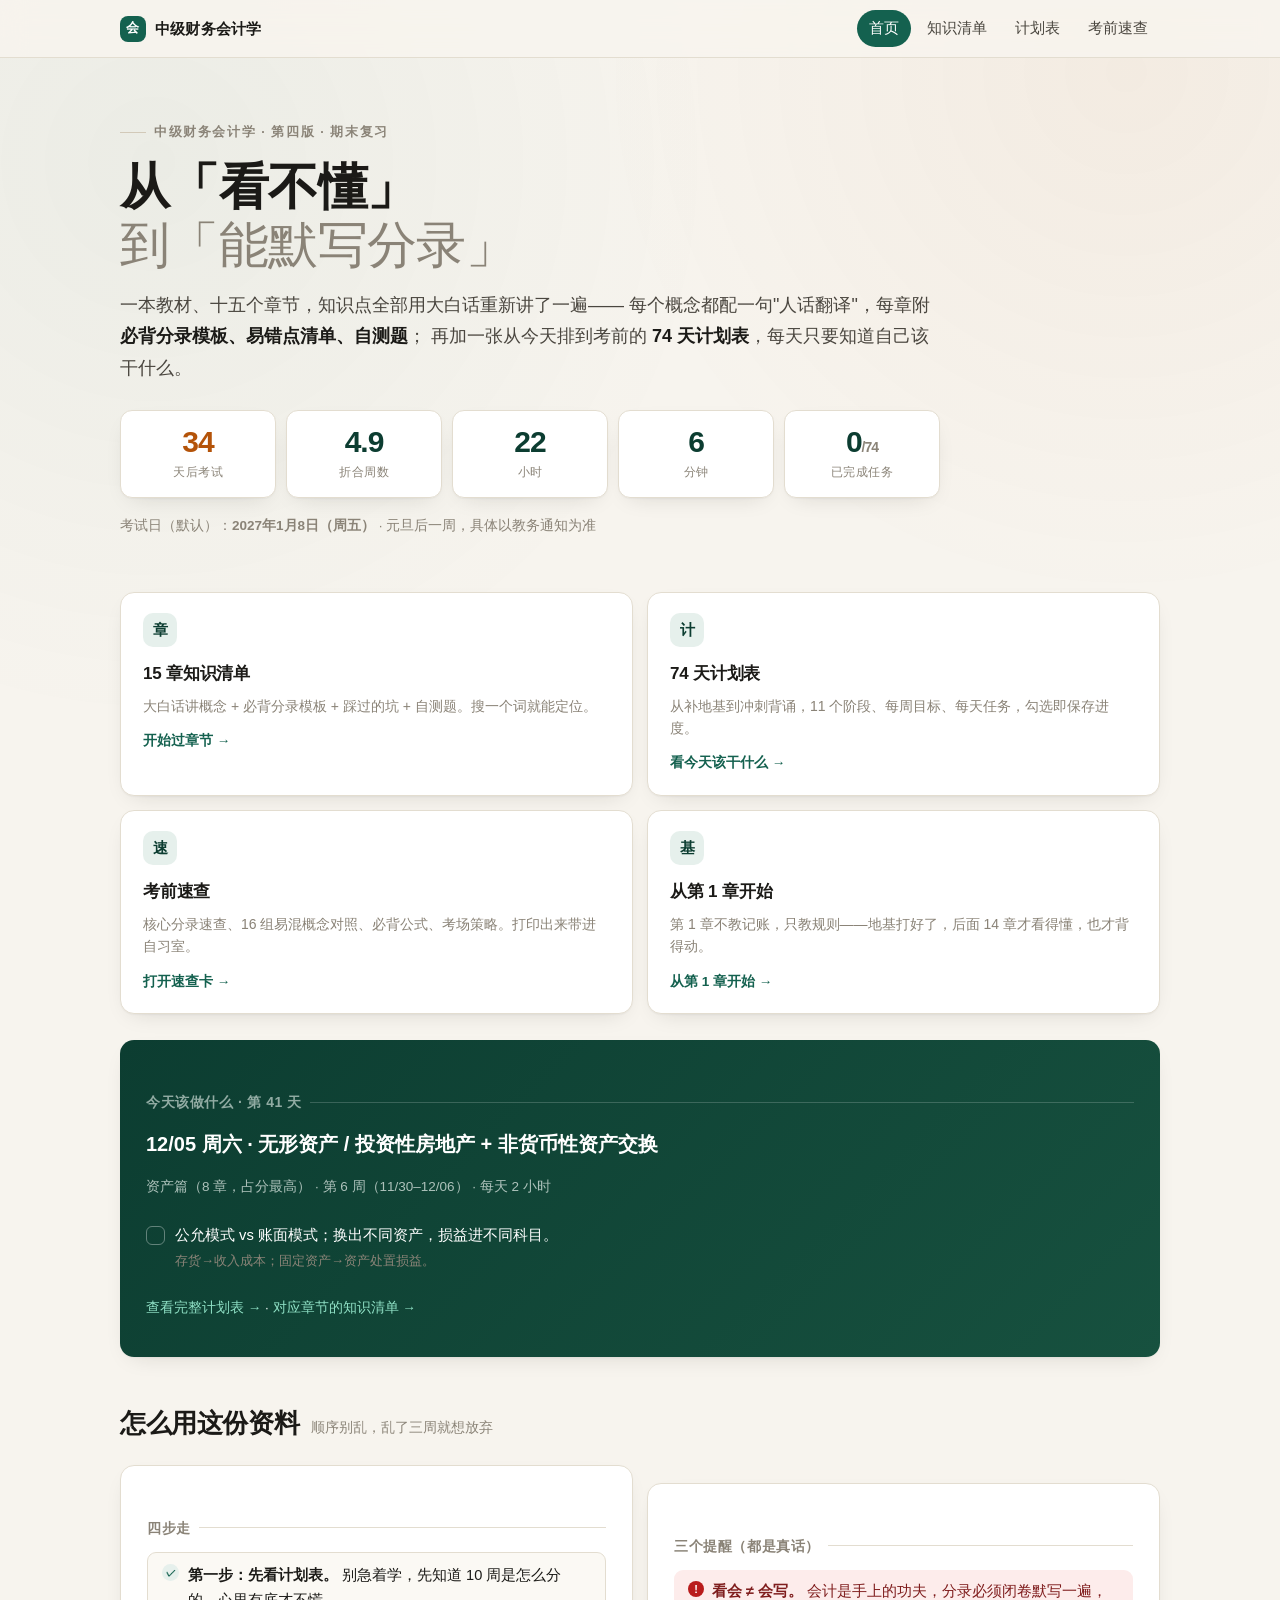
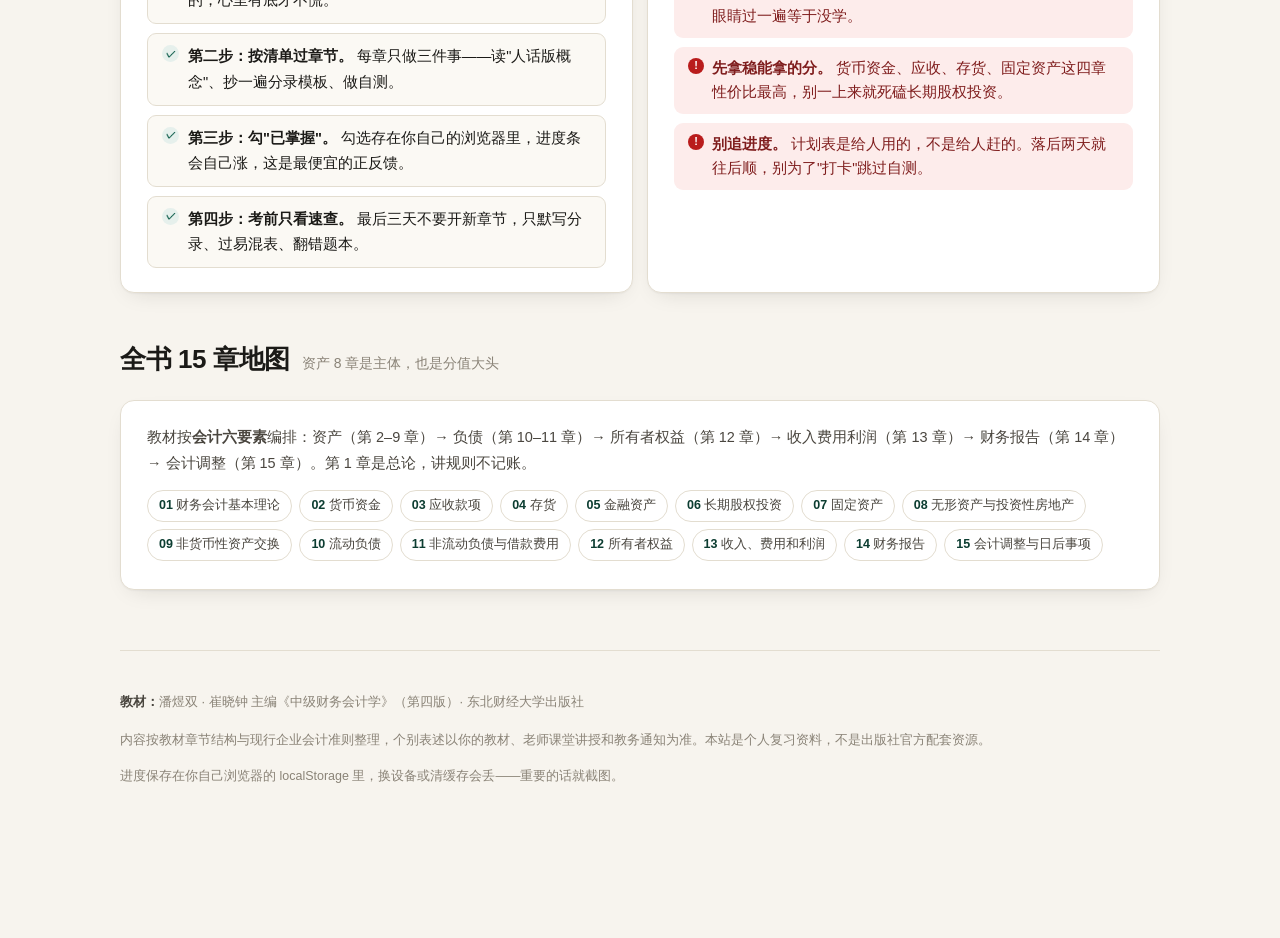
<file: index.html>
<!DOCTYPE html>
<html lang="zh-CN">
<head>
<meta charset="UTF-8">
<meta name="viewport" content="width=device-width, initial-scale=1, viewport-fit=cover">
<title>中级财务会计学 · 期末复习站</title>
<meta name="description" content="中级财务会计学（第四版）期末复习站：15 章大白话知识清单、必背分录、易错点、自测题，配 74 天倒计时复习计划。">
<meta name="theme-color" content="#f7f4ee">
<link rel="icon" href="data:image/svg+xml,<svg xmlns='http://www.w3.org/2000/svg' viewBox='0 0 100 100'><rect width='100' height='100' rx='22' fill='%2314614f'/><text x='50' y='68' font-size='52' font-family='sans-serif' font-weight='bold' fill='white' text-anchor='middle'>会</text></svg>">
<link rel="stylesheet" href="assets/style.css">
</head>
<body data-page="home">

<header class="topbar">
  <div class="topbar-inner">
    <a class="brand" href="index.html"><span class="brand-mark">会</span><span>中级财务会计学</span></a>
    <nav class="nav">
      <a href="index.html" data-nav="home">首页</a>
      <a href="knowledge.html" data-nav="knowledge">知识清单</a>
      <a href="plan.html" data-nav="plan">计划表</a>
      <a href="cheat.html" data-nav="cheat">考前速查</a>
    </nav>
  </div>
</header>

<main class="wrap">

  <section class="hero narrow">
    <div class="eyebrow">中级财务会计学 · 第四版 · 期末复习</div>
    <h1>从「看不懂」<br><span class="thin">到「能默写分录」</span></h1>
    <p class="lede">
      一本教材、十五个章节，知识点全部用大白话重新讲了一遍——
      每个概念都配一句"人话翻译"，每章附<strong>必背分录模板、易错点清单、自测题</strong>；
      再加一张从今天排到考前的 <strong>74 天计划表</strong>，每天只要知道自己该干什么。
    </p>
    <div class="countdown" id="countdown"></div>
    <p style="font-size:13.5px;color:var(--ink-3);margin:-14px 0 0">
      考试日（默认）：<b id="examLabel">2027年1月8日</b> · 元旦后一周，具体以教务通知为准
    </p>
  </section>

  <div class="grid grid-tiles" style="margin-top:26px">
    <a class="entry" href="knowledge.html">
      <div class="entry-ico">章</div>
      <h3>15 章知识清单</h3>
      <p>大白话讲概念 + 必背分录模板 + 踩过的坑 + 自测题。搜一个词就能定位。</p>
      <div class="go">开始过章节 →</div>
    </a>
    <a class="entry" href="plan.html">
      <div class="entry-ico">计</div>
      <h3>74 天计划表</h3>
      <p>从补地基到冲刺背诵，11 个阶段、每周目标、每天任务，勾选即保存进度。</p>
      <div class="go">看今天该干什么 →</div>
    </a>
    <a class="entry" href="cheat.html">
      <div class="entry-ico">速</div>
      <h3>考前速查</h3>
      <p>核心分录速查、16 组易混概念对照、必背公式、考场策略。打印出来带进自习室。</p>
      <div class="go">打开速查卡 →</div>
    </a>
    <a class="entry" href="knowledge.html#ch1">
      <div class="entry-ico">基</div>
      <h3>从第 1 章开始</h3>
      <p>第 1 章不教记账，只教规则——地基打好了，后面 14 章才看得懂，也才背得动。</p>
      <div class="go">从第 1 章开始 →</div>
    </a>
  </div>

  <section id="todayCard" class="card today-card" style="margin-top:26px"></section>

  <section>
    <div class="section-head">
      <h2>怎么用这份资料</h2>
      <span class="sub">顺序别乱，乱了三周就想放弃</span>
    </div>
    <div class="grid grid-2">
      <div class="card">
        <div class="sub-h">四步走</div>
        <ul class="list-clean">
          <li><b>第一步：先看计划表。</b> 别急着学，先知道 10 周是怎么分的，心里有底才不慌。</li>
          <li><b>第二步：按清单过章节。</b> 每章只做三件事——读"人话版概念"、抄一遍分录模板、做自测。</li>
          <li><b>第三步：勾"已掌握"。</b> 勾选存在你自己的浏览器里，进度条会自己涨，这是最便宜的正反馈。</li>
          <li><b>第四步：考前只看速查。</b> 最后三天不要开新章节，只默写分录、过易混表、翻错题本。</li>
        </ul>
      </div>
      <div class="card">
        <div class="sub-h">三个提醒（都是真话）</div>
        <ul class="traps">
          <li><b>看会 ≠ 会写。</b> 会计是手上的功夫，分录必须闭卷默写一遍，眼睛过一遍等于没学。</li>
          <li><b>先拿稳能拿的分。</b> 货币资金、应收、存货、固定资产这四章性价比最高，别一上来就死磕长期股权投资。</li>
          <li><b>别追进度。</b> 计划表是给人用的，不是给人赶的。落后两天就往后顺，别为了"打卡"跳过自测。</li>
        </ul>
      </div>
    </div>
  </section>

  <section>
    <div class="section-head">
      <h2>全书 15 章地图</h2>
      <span class="sub">资产 8 章是主体，也是分值大头</span>
    </div>
    <div class="card">
      <p style="font-size:14.5px;color:var(--ink-2);margin:0 0 12px">
        教材按<b>会计六要素</b>编排：资产（第 2–9 章）→ 负债（第 10–11 章）→ 所有者权益（第 12 章）→
        收入费用利润（第 13 章）→ 财务报告（第 14 章）→ 会计调整（第 15 章）。第 1 章是总论，讲规则不记账。
      </p>
      <div class="pill-row" style="gap:7px">
        <a class="pill" href="knowledge.html#ch1"><b>01</b> 财务会计基本理论</a>
        <a class="pill" href="knowledge.html#ch2"><b>02</b> 货币资金</a>
        <a class="pill" href="knowledge.html#ch3"><b>03</b> 应收款项</a>
        <a class="pill" href="knowledge.html#ch4"><b>04</b> 存货</a>
        <a class="pill" href="knowledge.html#ch5"><b>05</b> 金融资产</a>
        <a class="pill" href="knowledge.html#ch6"><b>06</b> 长期股权投资</a>
        <a class="pill" href="knowledge.html#ch7"><b>07</b> 固定资产</a>
        <a class="pill" href="knowledge.html#ch8"><b>08</b> 无形资产与投资性房地产</a>
        <a class="pill" href="knowledge.html#ch9"><b>09</b> 非货币性资产交换</a>
        <a class="pill" href="knowledge.html#ch10"><b>10</b> 流动负债</a>
        <a class="pill" href="knowledge.html#ch11"><b>11</b> 非流动负债与借款费用</a>
        <a class="pill" href="knowledge.html#ch12"><b>12</b> 所有者权益</a>
        <a class="pill" href="knowledge.html#ch13"><b>13</b> 收入、费用和利润</a>
        <a class="pill" href="knowledge.html#ch14"><b>14</b> 财务报告</a>
        <a class="pill" href="knowledge.html#ch15"><b>15</b> 会计调整与日后事项</a>
      </div>
    </div>
  </section>

  <footer>
    <p><b>教材：</b><span id="bookLabel">潘煜双 · 崔晓钟 主编《中级财务会计学》（第四版）· 东北财经大学出版社</span></p>
    <p>内容按教材章节结构与现行企业会计准则整理，个别表述以你的教材、老师课堂讲授和教务通知为准。本站是个人复习资料，不是出版社官方配套资源。</p>
    <p style="margin-top:10px;font-size:12.5px">进度保存在你自己浏览器的 localStorage 里，换设备或清缓存会丢——重要的话就截图。</p>
  </footer>

</main>

<a class="back-top" id="backTop" href="#" aria-label="回到顶部">↑</a>

<script src="data/site.js"></script>
<script src="data/plan.js"></script>
<script src="assets/app.js"></script>
</body>
</html>
</file>
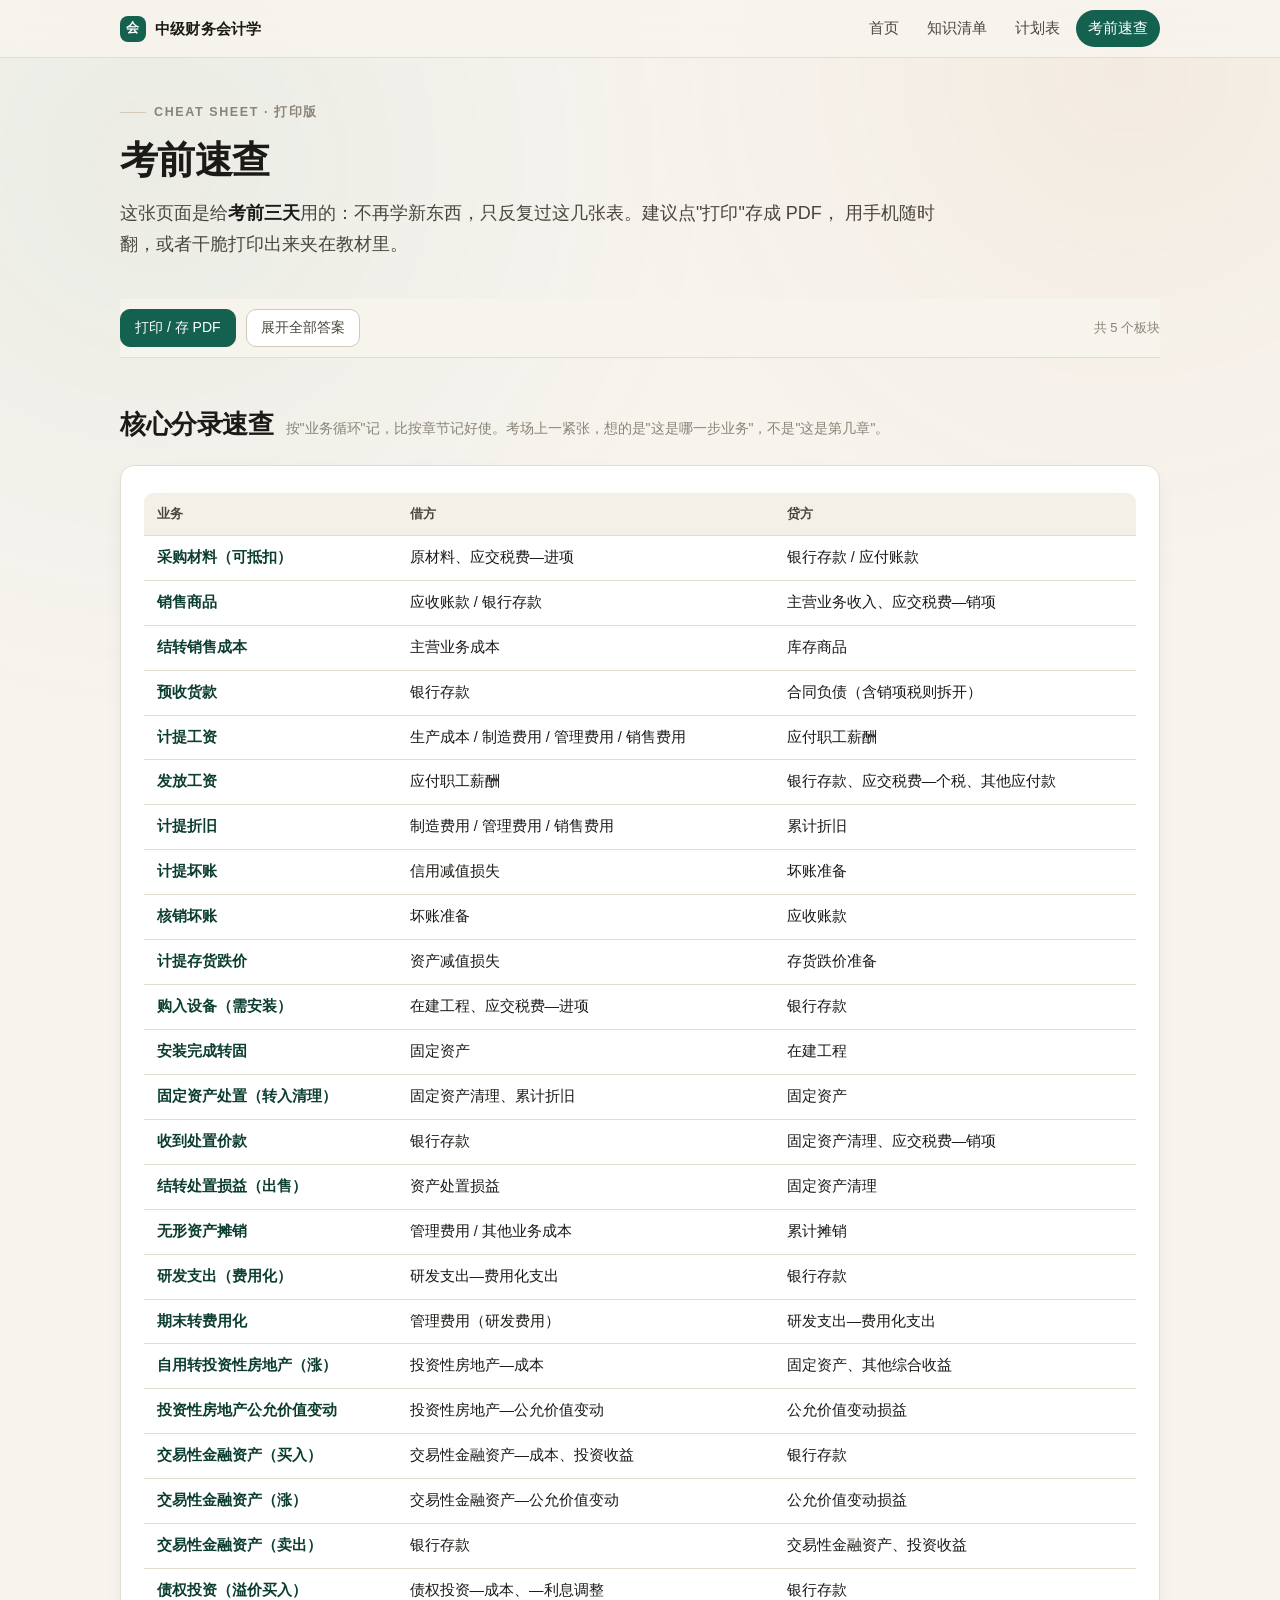
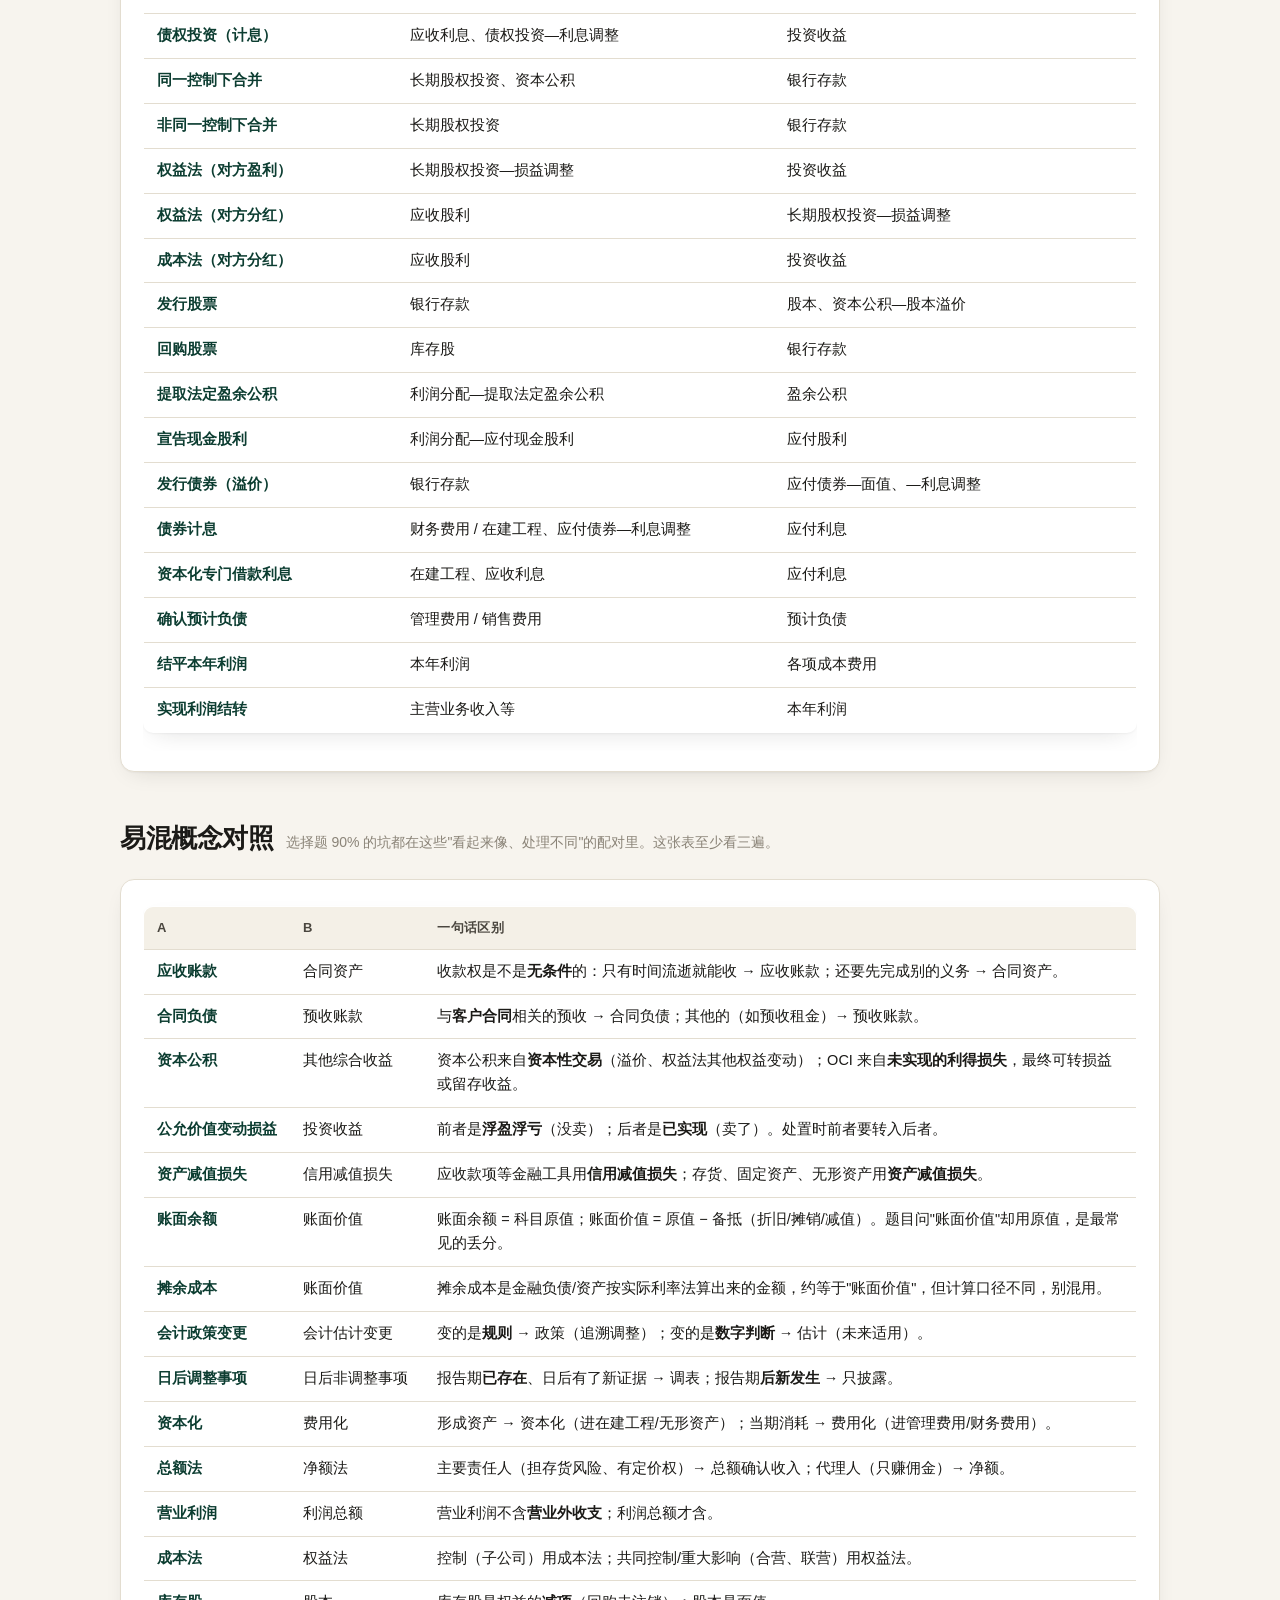
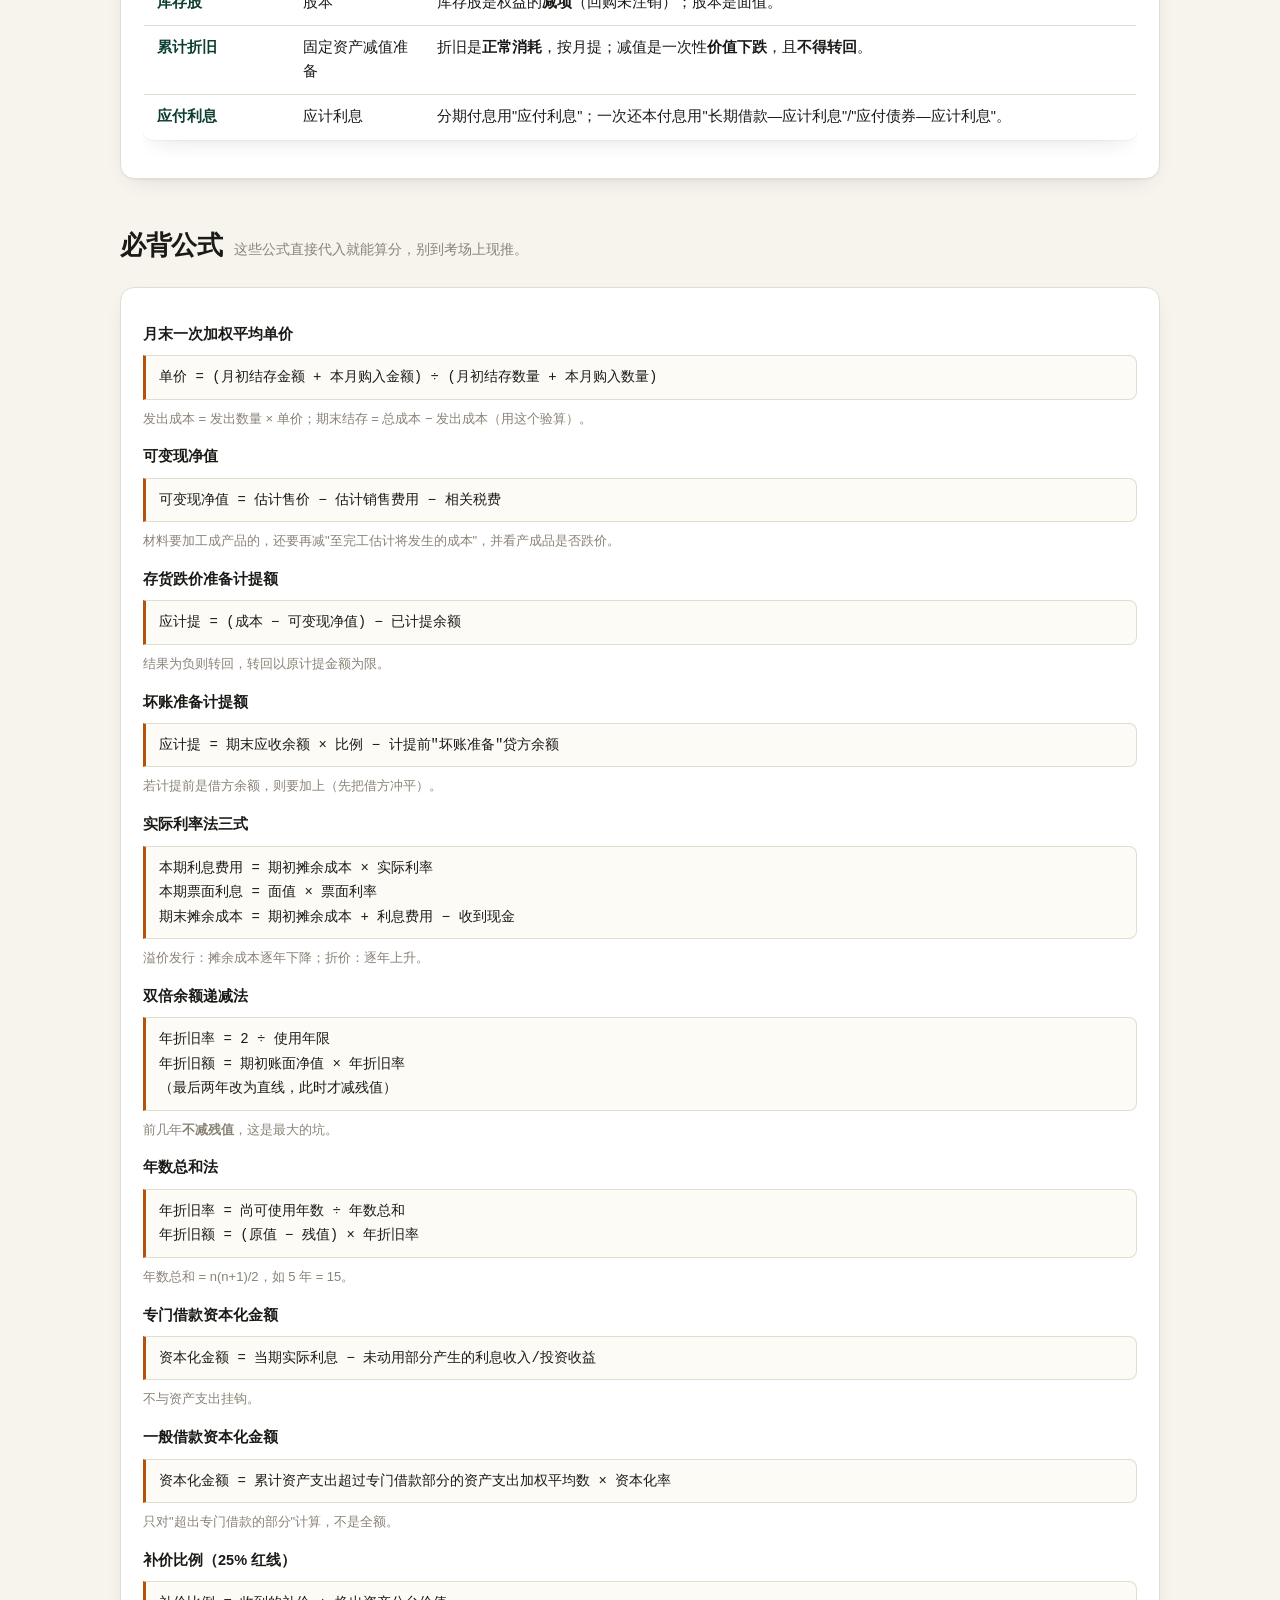
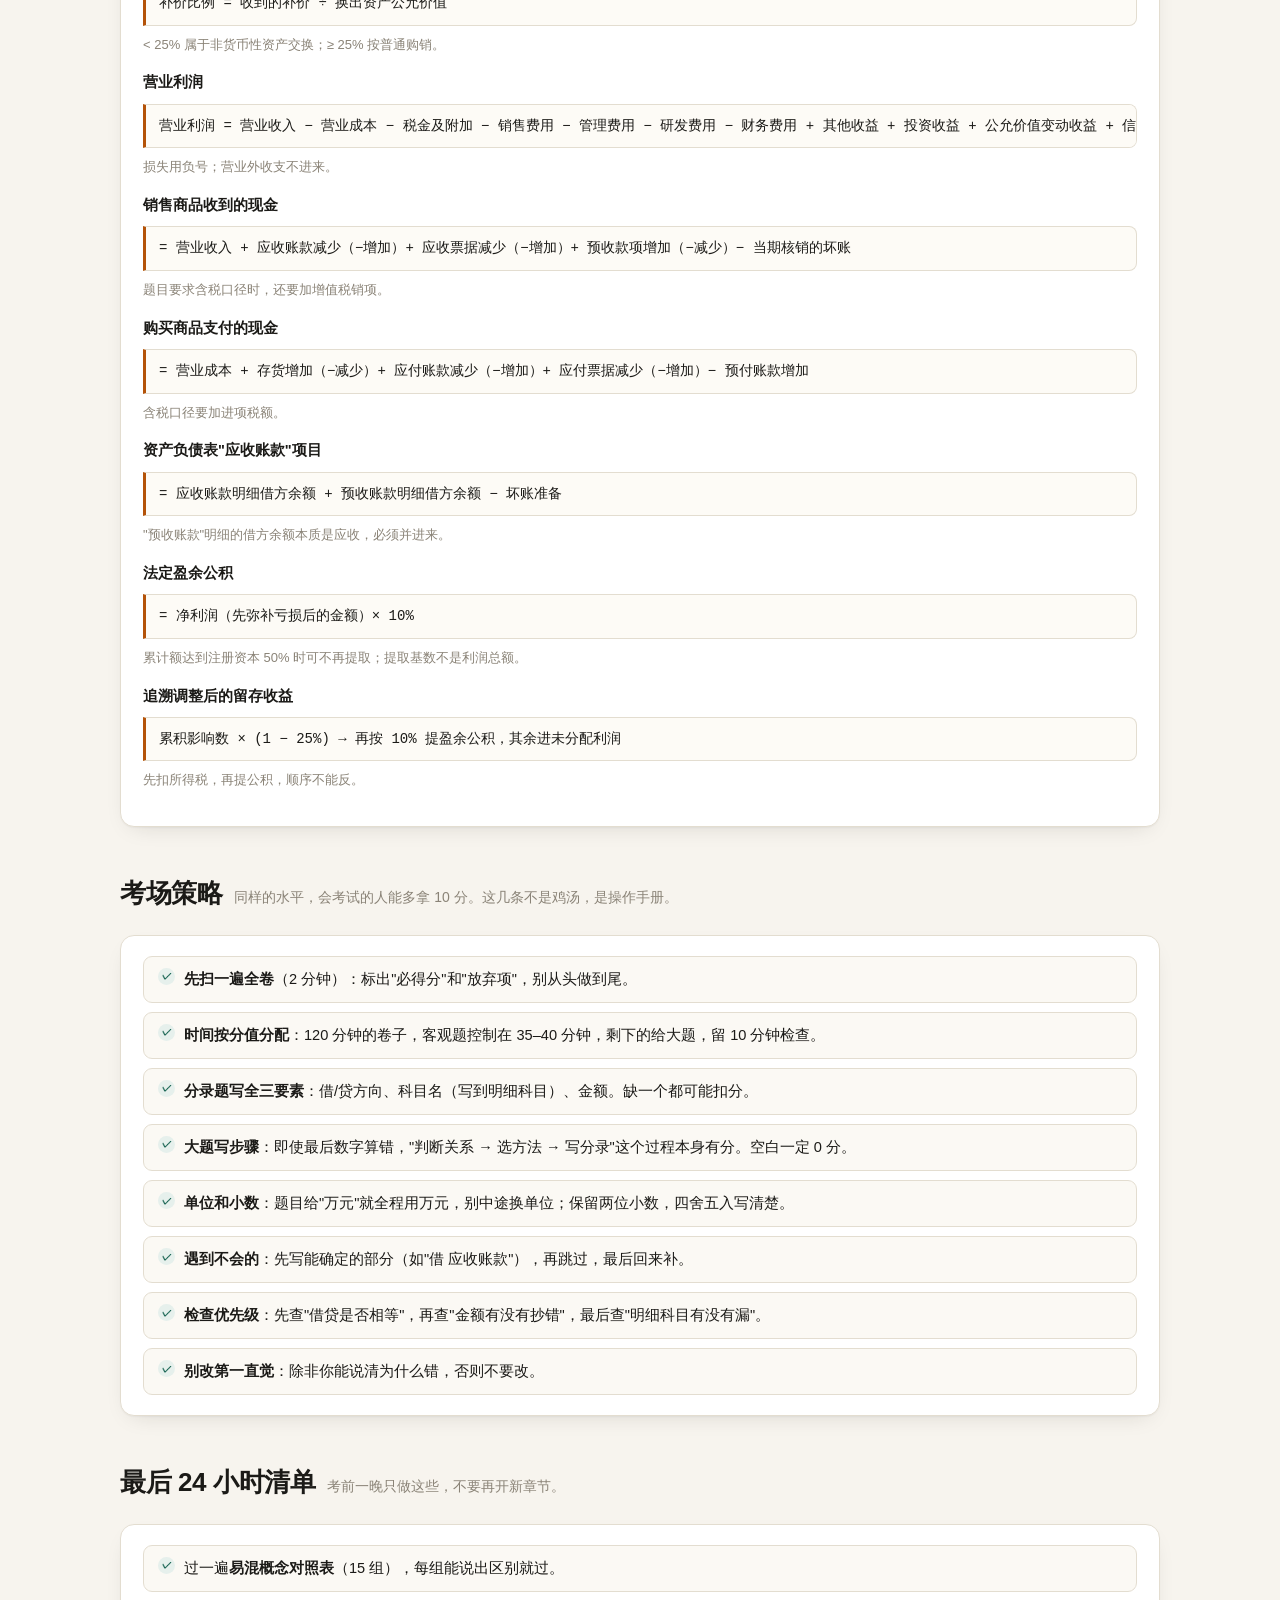
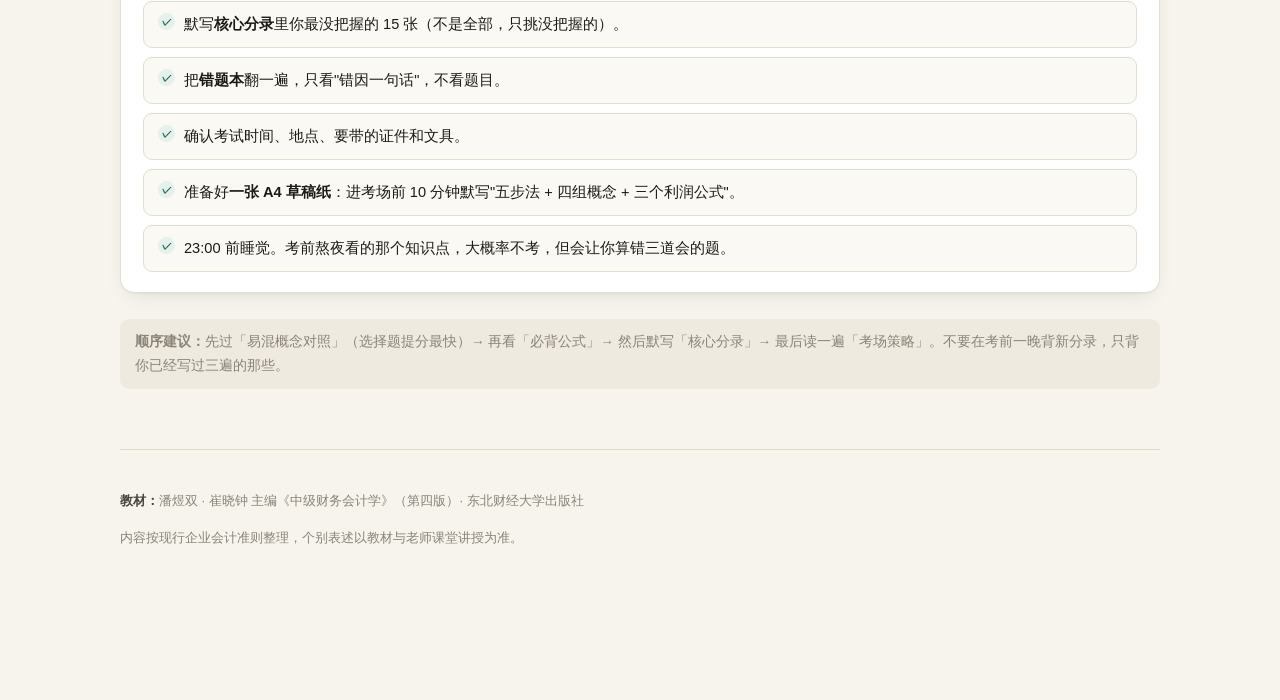
<file: cheat.html>
<!DOCTYPE html>
<html lang="zh-CN">
<head>
<meta charset="UTF-8">
<meta name="viewport" content="width=device-width, initial-scale=1, viewport-fit=cover">
<title>考前速查 · 中级财务会计学</title>
<meta name="description" content="中级财务会计学考前速查：核心分录、易混概念对照、必背公式、考场策略、最后 24 小时清单。">
<meta name="theme-color" content="#f7f4ee">
<link rel="icon" href="data:image/svg+xml,<svg xmlns='http://www.w3.org/2000/svg' viewBox='0 0 100 100'><rect width='100' height='100' rx='22' fill='%23b45309'/><text x='50' y='68' font-size='52' font-family='sans-serif' font-weight='bold' fill='white' text-anchor='middle'>速</text></svg>">
<link rel="stylesheet" href="assets/style.css">
</head>
<body data-page="cheat">

<header class="topbar">
  <div class="topbar-inner">
    <a class="brand" href="index.html"><span class="brand-mark">会</span><span>中级财务会计学</span></a>
    <nav class="nav">
      <a href="index.html" data-nav="home">首页</a>
      <a href="knowledge.html" data-nav="knowledge">知识清单</a>
      <a href="plan.html" data-nav="plan">计划表</a>
      <a href="cheat.html" data-nav="cheat">考前速查</a>
    </nav>
  </div>
</header>

<main class="wrap">

  <section class="hero narrow" style="padding:36px 0 10px">
    <div class="eyebrow">Cheat Sheet · 打印版</div>
    <h1 style="font-size:clamp(26px,4vw,38px)">考前速查</h1>
    <p class="lede" style="margin-bottom:10px">
      这张页面是给<strong>考前三天</strong>用的：不再学新东西，只反复过这几张表。建议点"打印"存成 PDF，
      用手机随时翻，或者干脆打印出来夹在教材里。
    </p>
  </section>

  <div class="toolbar no-print">
    <button class="btn solid" data-print type="button">打印 / 存 PDF</button>
    <button class="btn" type="button" onclick="FA.expandAll()">展开全部答案</button>
    <span style="flex:1"></span>
    <span style="font-size:13px;color:var(--ink-3)">共 5 个板块</span>
  </div>

  <div id="cheatList"></div>

  <div class="note" style="margin-top:26px">
    <b>顺序建议：</b>先过「易混概念对照」（选择题提分最快）→ 再看「必背公式」→ 然后默写「核心分录」→
    最后读一遍「考场策略」。不要在考前一晚背新分录，只背你已经写过三遍的那些。
  </div>

  <footer>
    <p><b>教材：</b>潘煜双 · 崔晓钟 主编《中级财务会计学》（第四版）· 东北财经大学出版社</p>
    <p>内容按现行企业会计准则整理，个别表述以教材与老师课堂讲授为准。</p>
  </footer>

</main>

<a class="back-top" id="backTop" href="#" aria-label="回到顶部">↑</a>

<script src="data/site.js"></script>
<script src="data/cheat.js"></script>
<script src="assets/app.js"></script>
</body>
</html>
</file>
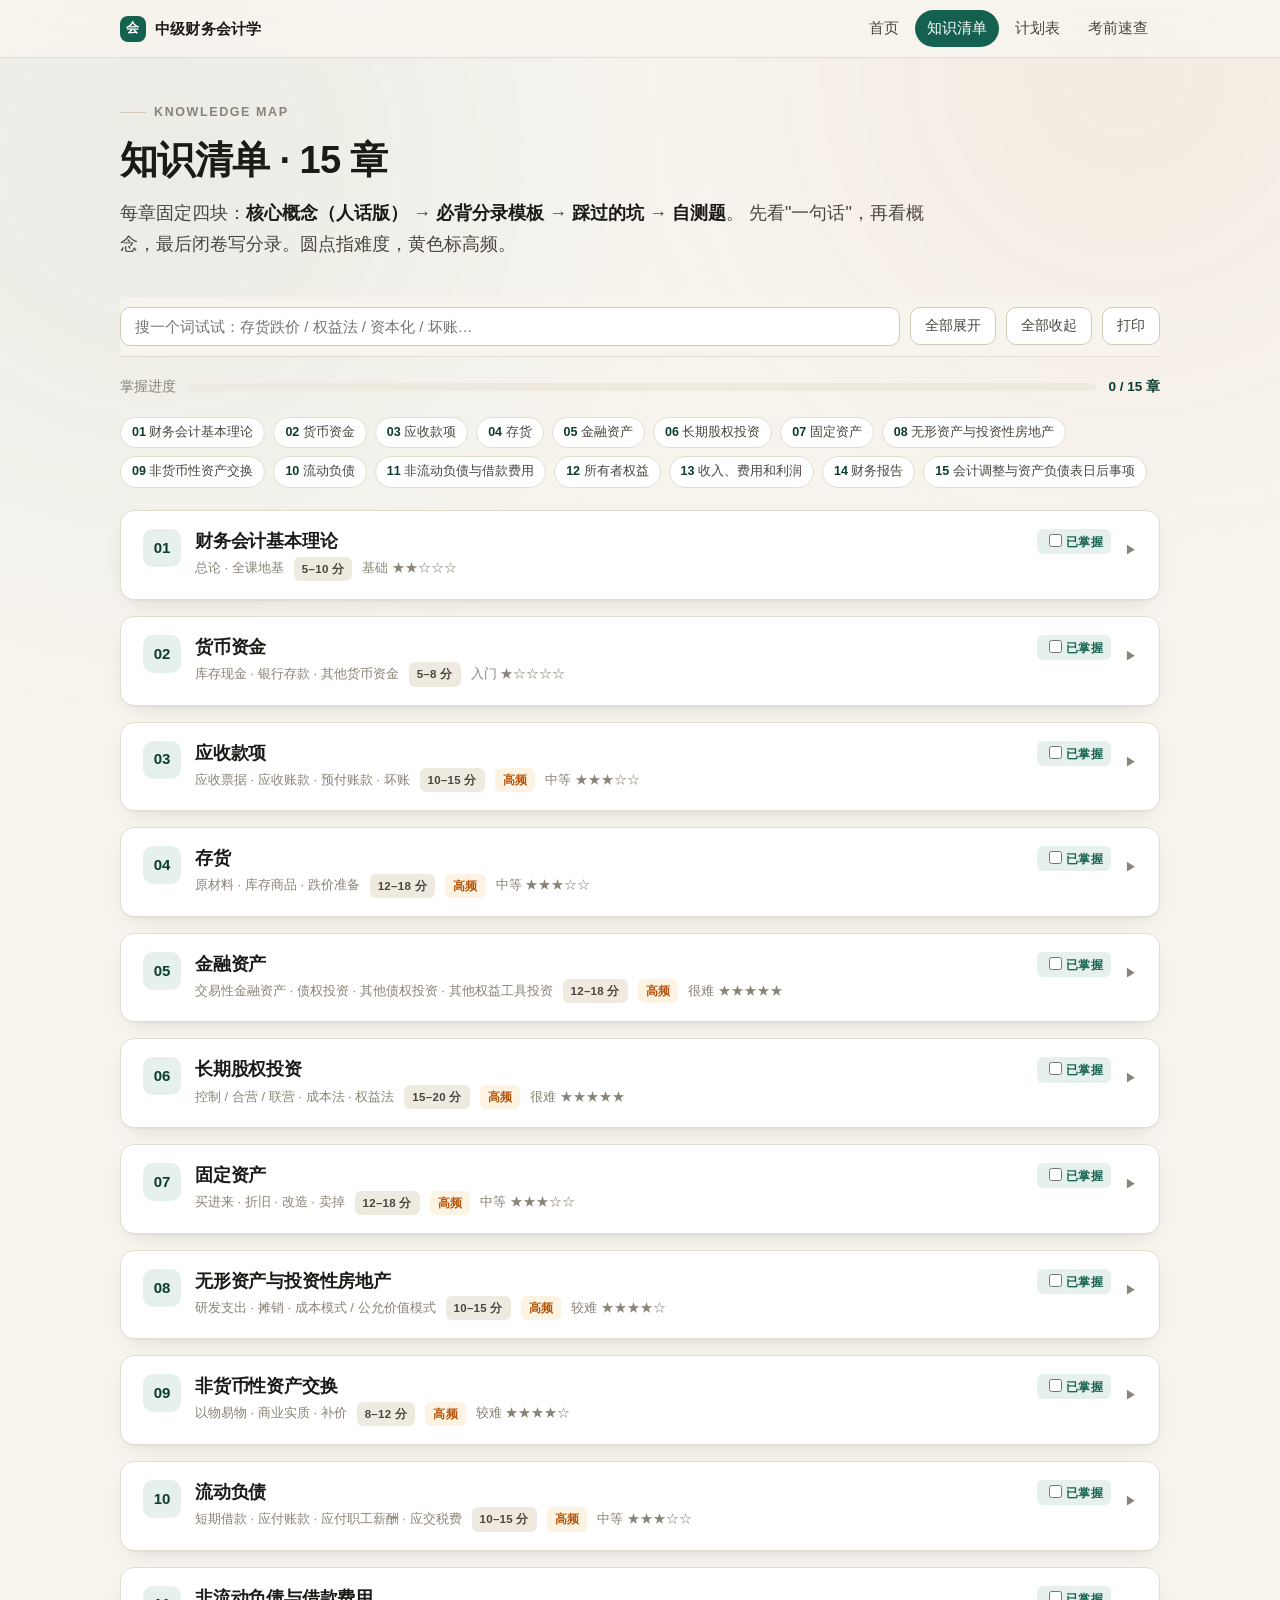
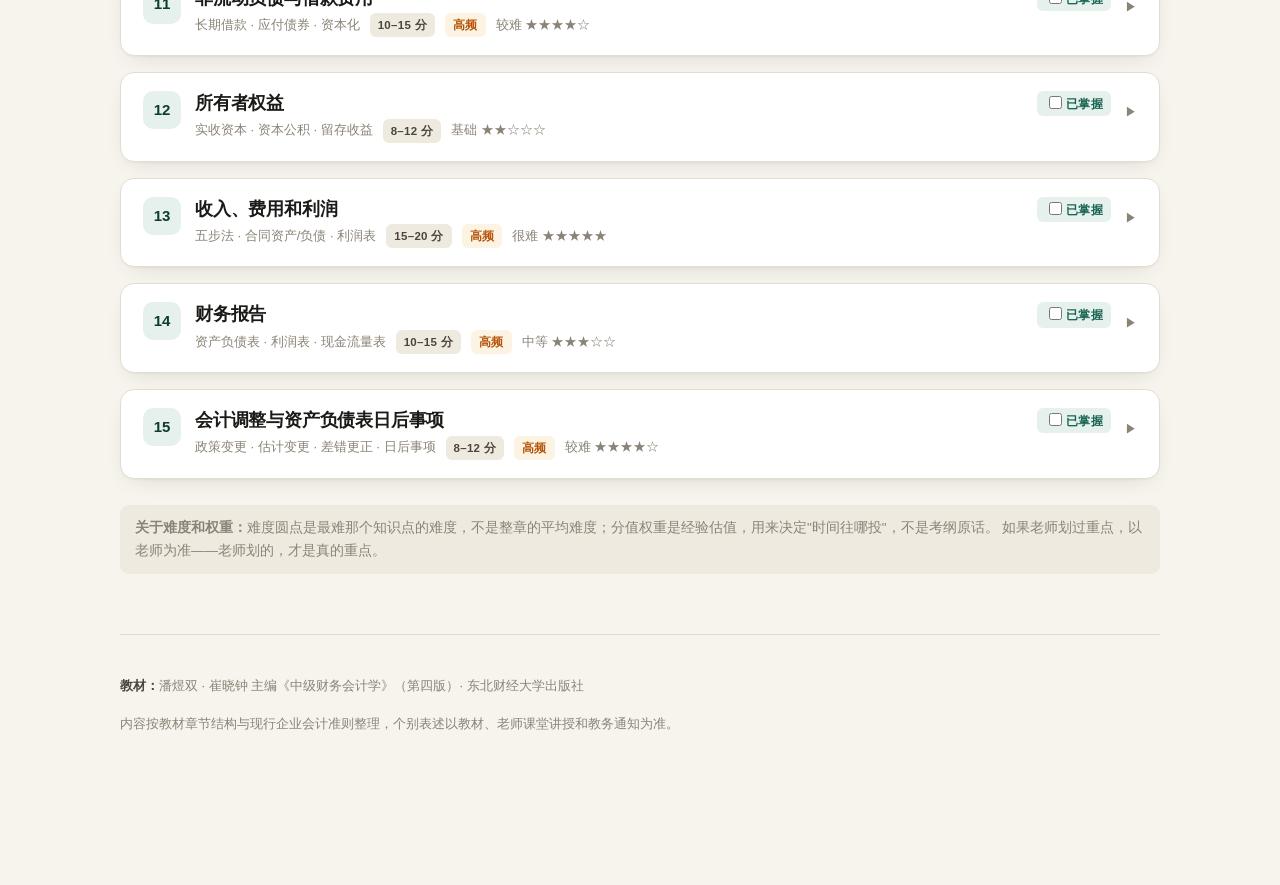
<file: knowledge.html>
<!DOCTYPE html>
<html lang="zh-CN">
<head>
<meta charset="UTF-8">
<meta name="viewport" content="width=device-width, initial-scale=1, viewport-fit=cover">
<title>知识清单 · 15 章 · 中级财务会计学</title>
<meta name="description" content="中级财务会计学 15 章知识清单：大白话概念、必背分录模板、易错点、自测题。">
<meta name="theme-color" content="#f7f4ee">
<link rel="icon" href="data:image/svg+xml,<svg xmlns='http://www.w3.org/2000/svg' viewBox='0 0 100 100'><rect width='100' height='100' rx='22' fill='%2314614f'/><text x='50' y='68' font-size='52' font-family='sans-serif' font-weight='bold' fill='white' text-anchor='middle'>会</text></svg>">
<link rel="stylesheet" href="assets/style.css">
</head>
<body data-page="knowledge">

<header class="topbar">
  <div class="topbar-inner">
    <a class="brand" href="index.html"><span class="brand-mark">会</span><span>中级财务会计学</span></a>
    <nav class="nav">
      <a href="index.html" data-nav="home">首页</a>
      <a href="knowledge.html" data-nav="knowledge">知识清单</a>
      <a href="plan.html" data-nav="plan">计划表</a>
      <a href="cheat.html" data-nav="cheat">考前速查</a>
    </nav>
  </div>
</header>

<main class="wrap">

  <section class="hero narrow" style="padding:36px 0 10px">
    <div class="eyebrow">Knowledge Map</div>
    <h1 style="font-size:clamp(26px,4vw,38px)">知识清单 · 15 章</h1>
    <p class="lede" style="margin-bottom:8px">
      每章固定四块：<strong>核心概念（人话版）</strong> → <strong>必背分录模板</strong> → <strong>踩过的坑</strong> → <strong>自测题</strong>。
      先看"一句话"，再看概念，最后闭卷写分录。圆点指难度，黄色标高频。
    </p>
  </section>

  <div class="toolbar">
    <input class="search" id="chSearch" type="search" placeholder="搜一个词试试：存货跌价 / 权益法 / 资本化 / 坏账…" autocomplete="off">
    <button class="btn" id="btnOpenAll" type="button">全部展开</button>
    <button class="btn" id="btnCloseAll" type="button">全部收起</button>
    <button class="btn" data-print type="button">打印</button>
  </div>

  <div class="progress-wrap" style="margin:0 0 18px">
    <span>掌握进度</span>
    <span class="bar"><i data-bar="chapter"></i></span>
    <b data-count="chapter" style="color:var(--green-deep)">0 / 15 章</b>
  </div>

  <div class="pill-row" id="chChips" style="margin-bottom:22px"></div>

  <div id="chapterList"></div>

  <div class="empty hide" id="chEmpty">
    没搜到。换个更短的词试试，比如"跌价""合并""摊销"。
  </div>

  <div class="note" style="margin-top:26px">
    <b>关于难度和权重：</b>难度圆点是最难那个知识点的难度，不是整章的平均难度；分值权重是经验估值，用来决定"时间往哪投"，不是考纲原话。
    如果老师划过重点，以老师为准——老师划的，才是真的重点。
  </div>

  <footer>
    <p><b>教材：</b>潘煜双 · 崔晓钟 主编《中级财务会计学》（第四版）· 东北财经大学出版社</p>
    <p>内容按教材章节结构与现行企业会计准则整理，个别表述以教材、老师课堂讲授和教务通知为准。</p>
  </footer>

</main>

<a class="back-top" id="backTop" href="#" aria-label="回到顶部">↑</a>

<script src="data/site.js"></script>
<script src="data/ch01-05.js"></script>
<script src="data/ch06-10.js"></script>
<script src="data/ch11-15.js"></script>
<script src="assets/app.js"></script>
</body>
</html>
</file>
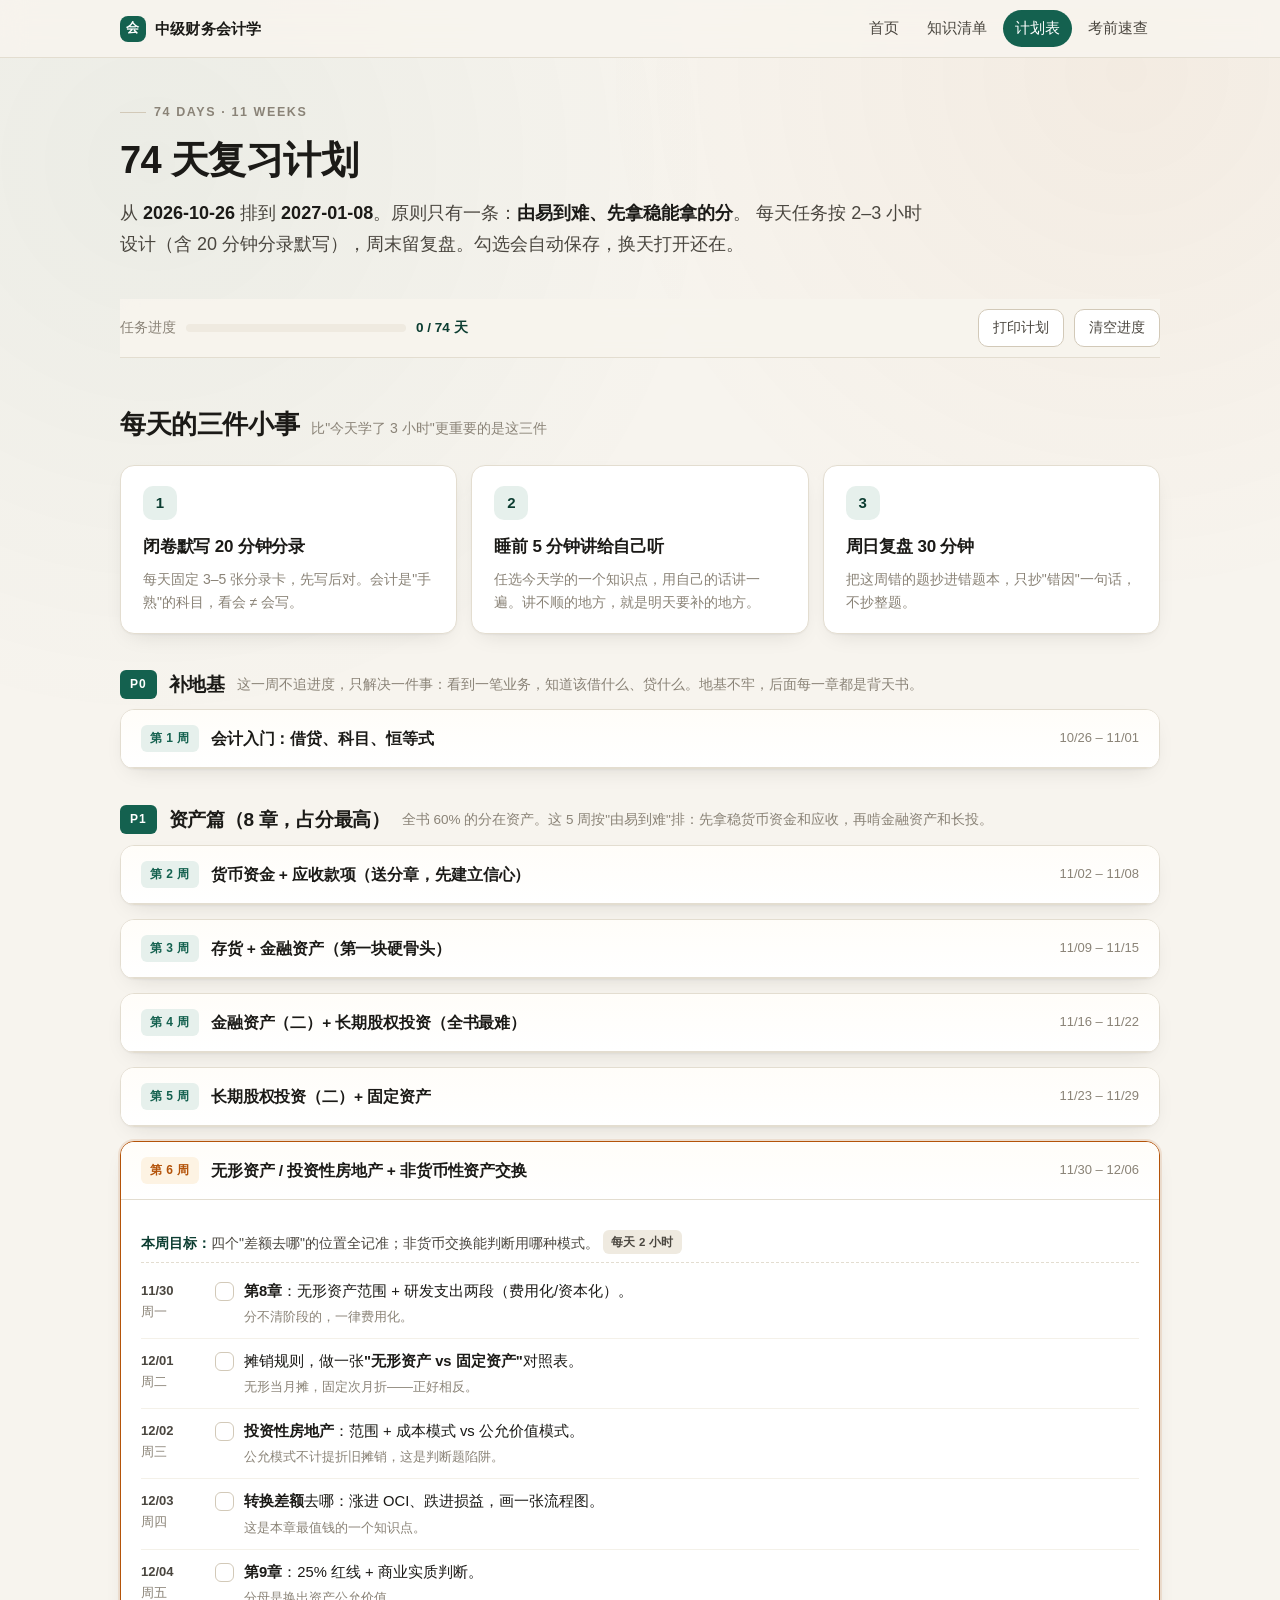
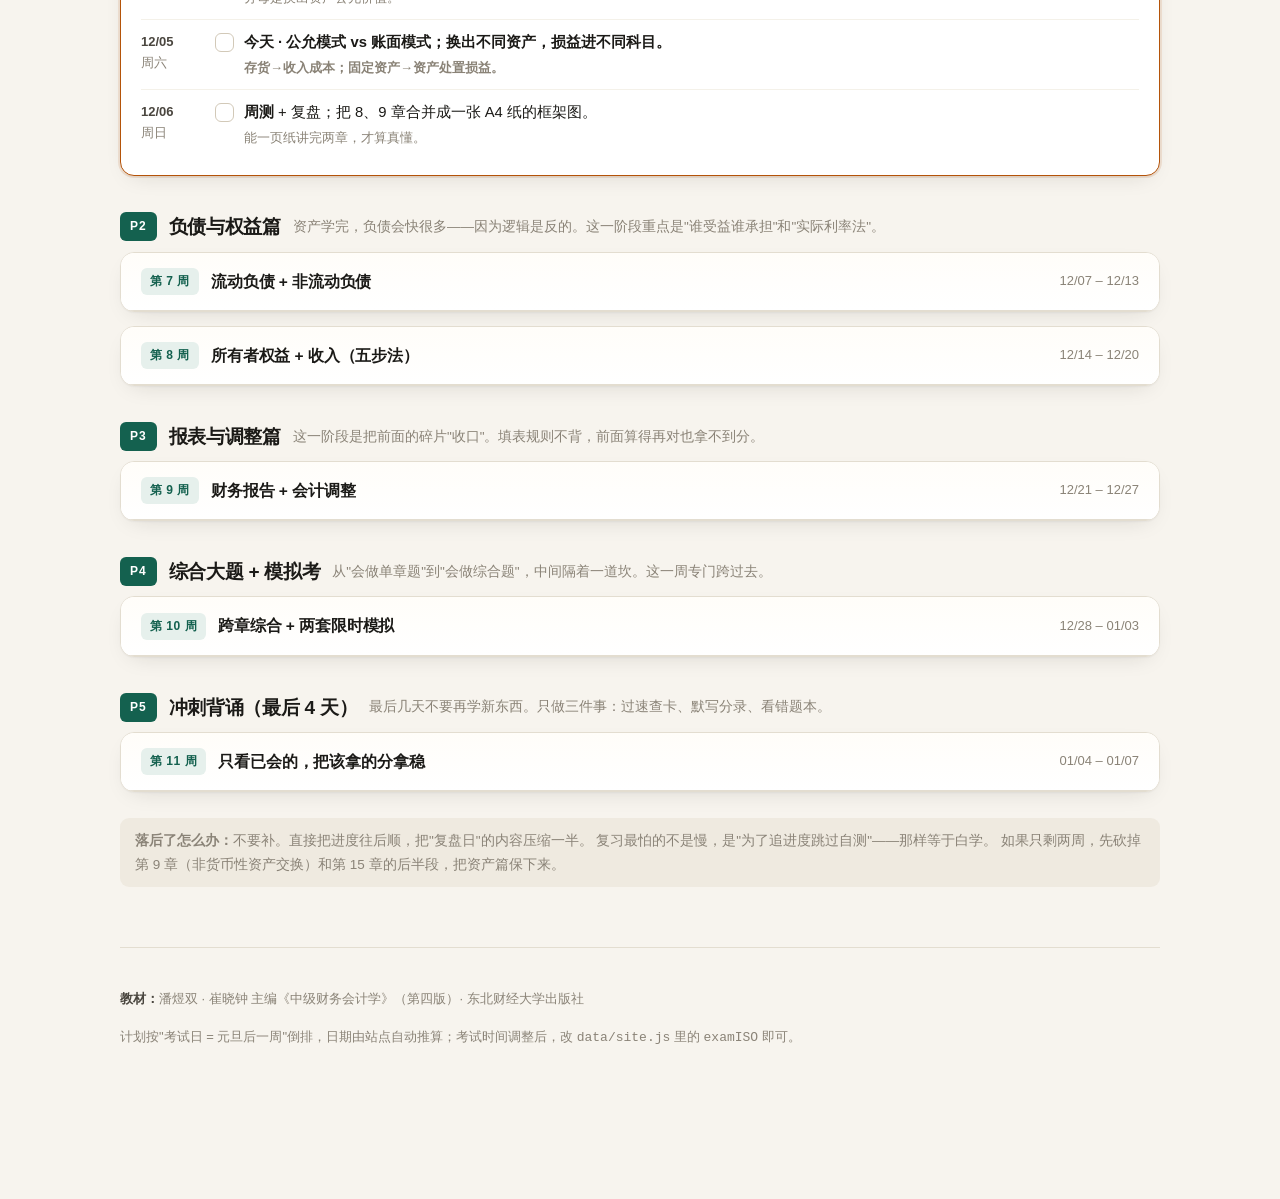
<file: plan.html>
<!DOCTYPE html>
<html lang="zh-CN">
<head>
<meta charset="UTF-8">
<meta name="viewport" content="width=device-width, initial-scale=1, viewport-fit=cover">
<title>74 天计划表 · 中级财务会计学</title>
<meta name="description" content="从中秋后到考前的 74 天复习计划：11 个阶段、每周目标、每天任务，勾选即保存。">
<meta name="theme-color" content="#f7f4ee">
<link rel="icon" href="data:image/svg+xml,<svg xmlns='http://www.w3.org/2000/svg' viewBox='0 0 100 100'><rect width='100' height='100' rx='22' fill='%2314614f'/><text x='50' y='68' font-size='52' font-family='sans-serif' font-weight='bold' fill='white' text-anchor='middle'>计</text></svg>">
<link rel="stylesheet" href="assets/style.css">
</head>
<body data-page="plan">

<header class="topbar">
  <div class="topbar-inner">
    <a class="brand" href="index.html"><span class="brand-mark">会</span><span>中级财务会计学</span></a>
    <nav class="nav">
      <a href="index.html" data-nav="home">首页</a>
      <a href="knowledge.html" data-nav="knowledge">知识清单</a>
      <a href="plan.html" data-nav="plan">计划表</a>
      <a href="cheat.html" data-nav="cheat">考前速查</a>
    </nav>
  </div>
</header>

<main class="wrap">

  <section class="hero narrow" style="padding:36px 0 10px">
    <div class="eyebrow">74 Days · 11 Weeks</div>
    <h1 style="font-size:clamp(26px,4vw,38px)">74 天复习计划</h1>
    <p class="lede" style="margin-bottom:10px">
      从 <strong>2026-10-26</strong> 排到 <strong>2027-01-08</strong>。原则只有一条：<strong>由易到难、先拿稳能拿的分</strong>。
      每天任务按 2–3 小时设计（含 20 分钟分录默写），周末留复盘。勾选会自动保存，换天打开还在。
    </p>
  </section>

  <div class="toolbar">
    <span style="font-size:13.5px;color:var(--ink-3)">任务进度</span>
    <span class="bar" style="max-width:220px"><i data-bar="plan"></i></span>
    <b data-count="plan" style="font-size:13.5px;color:var(--green-deep)">0 / 74 天</b>
    <span style="flex:1"></span>
    <button class="btn" data-print type="button">打印计划</button>
    <button class="btn" type="button" onclick="FA.reset()">清空进度</button>
  </div>

  <section>
    <div class="section-head">
      <h2>每天的三件小事</h2>
      <span class="sub">比"今天学了 3 小时"更重要的是这三件</span>
    </div>
    <div class="grid grid-3" id="habitList"></div>
  </section>

  <div id="planList"></div>

  <div class="note" style="margin-top:26px">
    <b>落后了怎么办：</b>不要补。直接把进度往后顺，把"复盘日"的内容压缩一半。
    复习最怕的不是慢，是"为了追进度跳过自测"——那样等于白学。
    如果只剩两周，先砍掉第 9 章（非货币性资产交换）和第 15 章的后半段，把资产篇保下来。
  </div>

  <footer>
    <p><b>教材：</b>潘煜双 · 崔晓钟 主编《中级财务会计学》（第四版）· 东北财经大学出版社</p>
    <p>计划按"考试日 = 元旦后一周"倒排，日期由站点自动推算；考试时间调整后，改 <code>data/site.js</code> 里的 <code>examISO</code> 即可。</p>
  </footer>

</main>

<a class="back-top" id="backTop" href="#" aria-label="回到顶部">↑</a>

<script src="data/site.js"></script>
<script src="data/plan.js"></script>
<script src="assets/app.js"></script>
</body>
</html>
</file>
<file: assets/style.css>
/* ==========================================================
   中级财务会计学 · 期末复习站
   纯静态 / 无外链 / 手机优先 / 可打印
   ========================================================== */

:root {
  --paper: #f7f4ee;
  --paper-2: #efeae0;
  --card: #ffffff;
  --ink: #1b1a17;
  --ink-2: #4a463f;
  --ink-3: #8a8377;
  --line: #e3ddd0;
  --line-2: #d2c9b8;
  --green: #14614f;
  --green-soft: #e6f0ec;
  --green-deep: #0c3d31;
  --amber: #b45309;
  --amber-soft: #fdf3e3;
  --red: #b91c1c;
  --red-soft: #fdeceb;
  --blue: #1d4ed8;
  --blue-soft: #e8eefc;
  --radius: 14px;
  --shadow: 0 1px 2px rgba(27, 26, 23, .04), 0 8px 24px -12px rgba(27, 26, 23, .18);
  --sans: -apple-system, BlinkMacSystemFont, "Segoe UI", "PingFang SC",
          "Hiragino Sans GB", "Microsoft YaHei", "Source Han Sans SC", sans-serif;
  --mono: "SFMono-Regular", Consolas, "Liberation Mono", Menlo, monospace;
}

* { box-sizing: border-box; }

html { scroll-behavior: smooth; scroll-padding-top: 78px; }

html, body {
  max-width: 100%;
  overflow-x: clip;
}

body {
  margin: 0;
  background: var(--paper);
  color: var(--ink);
  font-family: var(--sans);
  font-size: 16px;
  line-height: 1.75;
  overflow-wrap: break-word;
  -webkit-font-smoothing: antialiased;
  text-rendering: optimizeLegibility;
}

/* 纸张纹理（纯 CSS，不外链图片） */
body::before {
  content: "";
  position: fixed;
  inset: 0;
  pointer-events: none;
  z-index: 0;
  background-image:
    radial-gradient(circle at 12% 18%, rgba(20, 97, 79, .05), transparent 42%),
    radial-gradient(circle at 88% 8%, rgba(180, 83, 9, .05), transparent 38%);
}

a { color: var(--green); text-decoration: none; }
a:hover { text-decoration: underline; }

/* ================= 顶部导航 ================= */
.topbar {
  position: sticky;
  top: 0;
  z-index: 50;
  background: rgba(247, 244, 238, .88);
  backdrop-filter: saturate(150%) blur(12px);
  -webkit-backdrop-filter: saturate(150%) blur(12px);
  border-bottom: 1px solid var(--line);
}
.topbar-inner {
  max-width: 1080px;
  margin: 0 auto;
  padding: 10px 20px;
  display: flex;
  align-items: center;
  gap: 14px;
  flex-wrap: wrap;
}
.brand {
  display: flex;
  align-items: center;
  gap: 9px;
  font-weight: 700;
  letter-spacing: .2px;
  color: var(--ink);
  font-size: 15px;
  white-space: nowrap;
}
.brand:hover { text-decoration: none; }
.brand-mark {
  width: 26px; height: 26px;
  border-radius: 8px;
  background: var(--green);
  color: #fff;
  display: grid;
  place-items: center;
  font-size: 13px;
  font-weight: 800;
  flex: none;
}
.nav {
  display: flex;
  gap: 4px;
  margin-left: auto;
  flex-wrap: wrap;
}
.nav a {
  padding: 6px 12px;
  border-radius: 999px;
  font-size: 14.5px;
  color: var(--ink-2);
  white-space: nowrap;
  transition: background .16s, color .16s;
}
.nav a:hover { background: var(--paper-2); text-decoration: none; color: var(--ink); }
.nav a.active { background: var(--green); color: #fff; }

/* ================= 版心 ================= */
.wrap {
  position: relative;
  z-index: 1;
  max-width: 1080px;
  margin: 0 auto;
  padding: 0 20px 96px;
}
.narrow { max-width: 820px; }

/* ================= 首页 hero ================= */
.hero { padding: 56px 0 28px; }
.eyebrow {
  display: inline-flex;
  align-items: center;
  gap: 8px;
  font-size: 12.5px;
  letter-spacing: 1.6px;
  text-transform: uppercase;
  color: var(--ink-3);
  font-weight: 700;
  margin-bottom: 14px;
}
.eyebrow::before {
  content: "";
  width: 26px; height: 1px;
  background: var(--line-2);
}
h1 {
  font-size: clamp(30px, 5.4vw, 50px);
  line-height: 1.16;
  margin: 0 0 16px;
  letter-spacing: -.6px;
  font-weight: 800;
}
h1 .thin { color: var(--ink-3); font-weight: 400; }
.lede {
  font-size: clamp(15.5px, 1.9vw, 18px);
  color: var(--ink-2);
  max-width: 46em;
  margin: 0 0 26px;
}
.lede strong { color: var(--ink); }

/* ================= 倒数 / 数据条 ================= */
.countdown {
  display: grid;
  grid-template-columns: repeat(auto-fit, minmax(112px, 1fr));
  gap: 10px;
  margin: 6px 0 30px;
}
.cd-cell {
  background: var(--card);
  border: 1px solid var(--line);
  border-radius: 12px;
  padding: 14px 12px;
  text-align: center;
  box-shadow: var(--shadow);
  min-width: 0;
}
.cd-num {
  font-size: 30px;
  font-weight: 800;
  line-height: 1.1;
  letter-spacing: -1px;
  font-variant-numeric: tabular-nums;
  color: var(--green-deep);
}
.cd-lab {
  font-size: 12px;
  color: var(--ink-3);
  letter-spacing: .5px;
  margin-top: 4px;
}
.cd-cell.hot .cd-num { color: var(--amber); }

/* ================= 卡片 ================= */
.card {
  background: var(--card);
  border: 1px solid var(--line);
  border-radius: var(--radius);
  padding: 24px 26px;
  box-shadow: var(--shadow);
}
.card + .card { margin-top: 18px; }

.grid { display: grid; gap: 14px; }
.grid-2 { grid-template-columns: repeat(auto-fit, minmax(290px, 1fr)); }
.grid-3 { grid-template-columns: repeat(auto-fit, minmax(220px, 1fr)); }
.grid-4 { grid-template-columns: repeat(auto-fit, minmax(160px, 1fr)); }
.grid-tiles { grid-template-columns: repeat(auto-fit, minmax(340px, 1fr)); }

/* 横向可滚动的表格容器 */
.table-scroll {
  width: 100%;
  overflow-x: auto;
  -webkit-overflow-scrolling: touch;
}

/* 入口卡 */
.entry {
  display: block;
  background: var(--card);
  border: 1px solid var(--line);
  border-radius: var(--radius);
  padding: 20px 22px;
  box-shadow: var(--shadow);
  transition: transform .18s ease, border-color .18s, box-shadow .18s;
  color: inherit;
}
.entry:hover {
  text-decoration: none;
  transform: translateY(-3px);
  border-color: var(--green);
  box-shadow: 0 12px 34px -14px rgba(20, 97, 79, .45);
}
.entry-ico {
  width: 34px; height: 34px;
  border-radius: 10px;
  display: grid; place-items: center;
  background: var(--green-soft);
  color: var(--green-deep);
  font-size: 15px;
  font-weight: 800;
  margin-bottom: 12px;
  letter-spacing: 0;
}
.entry h3 { margin: 0 0 6px; font-size: 17px; letter-spacing: -.2px; }
.entry p { margin: 0; font-size: 14px; color: var(--ink-3); line-height: 1.6; }
.entry .go { margin-top: 12px; font-size: 13.5px; color: var(--green); font-weight: 600; }

/* ================= 章节标题区 ================= */
.section-head {
  display: flex;
  align-items: baseline;
  gap: 12px;
  margin: 44px 0 18px;
  flex-wrap: wrap;
}
.section-head h2 {
  font-size: clamp(20px, 2.8vw, 26px);
  margin: 0;
  letter-spacing: -.4px;
  font-weight: 800;
}
.section-head .sub { font-size: 14px; color: var(--ink-3); }

/* ================= 标签 ================= */
.tag {
  display: inline-block;
  font-size: 11.5px;
  font-weight: 700;
  letter-spacing: .3px;
  padding: 2px 8px;
  border-radius: 6px;
  background: var(--paper-2);
  color: var(--ink-2);
  vertical-align: 2px;
  white-space: nowrap;
}
.tag.hot { background: var(--amber-soft); color: var(--amber); }
.tag.hard { background: var(--red-soft); color: var(--red); }
.tag.ok { background: var(--green-soft); color: var(--green); }
.tag.info { background: var(--blue-soft); color: var(--blue); }

/* ================= 知识清单：章节 ================= */
.chapter {
  background: var(--card);
  border: 1px solid var(--line);
  border-radius: var(--radius);
  margin-bottom: 16px;
  overflow: hidden;
  box-shadow: var(--shadow);
}
.chapter[open] { border-color: var(--line-2); }

.ch-head {
  display: flex;
  align-items: flex-start;
  gap: 14px;
  padding: 18px 22px;
  cursor: pointer;
  list-style: none;
  user-select: none;
}
.ch-head::-webkit-details-marker { display: none; }
.ch-head:hover { background: #fcfaf6; }
.ch-num {
  flex: none;
  width: 38px; height: 38px;
  border-radius: 10px;
  background: var(--green-soft);
  color: var(--green-deep);
  display: grid; place-items: center;
  font-weight: 800;
  font-size: 15px;
  font-variant-numeric: tabular-nums;
}
.ch-title-wrap { flex: 1 1 auto; min-width: 0; }
.ch-title {
  font-size: 17.5px;
  font-weight: 700;
  letter-spacing: -.2px;
  margin: 0 0 3px;
  line-height: 1.4;
}
.ch-meta {
  font-size: 13px;
  color: var(--ink-3);
  display: flex;
  gap: 10px;
  flex-wrap: wrap;
  align-items: center;
}
.ch-caret {
  flex: none;
  color: var(--ink-3);
  font-size: 12px;
  transition: transform .2s;
  margin-top: 11px;
}
.chapter[open] .ch-caret { transform: rotate(90deg); }

.ch-body { padding: 0 22px 24px; border-top: 1px dashed var(--line); }

.ch-oneline {
  font-size: 15px;
  line-height: 1.8;
  color: var(--ink);
  background: linear-gradient(180deg, #fbf9f4, #fff);
  border-left: 3px solid var(--green);
  padding: 12px 16px;
  border-radius: 0 10px 10px 0;
  margin: 18px 0;
}
.ch-oneline b { color: var(--green-deep); }

.sub-h {
  font-size: 14px;
  font-weight: 800;
  letter-spacing: .6px;
  color: var(--ink-3);
  text-transform: uppercase;
  margin: 26px 0 12px;
  display: flex;
  align-items: center;
  gap: 8px;
}
.sub-h::after {
  content: "";
  flex: 1;
  height: 1px;
  background: var(--line);
}

/* 概念列表 */
.concept {
  padding: 11px 0;
  border-bottom: 1px solid #f2eee5;
  display: grid;
  grid-template-columns: minmax(120px, 172px) 1fr;
  gap: 4px 16px;
  font-size: 15px;
}
.concept:last-child { border-bottom: 0; }
.concept dt {
  font-weight: 700;
  color: var(--green-deep);
  letter-spacing: -.1px;
}
.concept dd { margin: 0; color: var(--ink-2); }
.concept dd em {
  font-style: normal;
  background: #fff8e1;
  padding: 0 3px;
  border-radius: 3px;
  box-shadow: inset 0 -2px 0 #f6e2a8;
}
@media (max-width: 560px) {
  .concept { grid-template-columns: 1fr; }
}

/* 分录块 */
.entries { display: grid; gap: 12px; }
.entry-card {
  border: 1px solid var(--line);
  border-radius: 11px;
  overflow: hidden;
  background: #fdfcfa;
}
.entry-name {
  font-size: 13.5px;
  font-weight: 700;
  padding: 8px 14px;
  background: #f4f0e7;
  color: var(--ink-2);
  border-bottom: 1px solid var(--line);
}
.entry-lines {
  padding: 12px 14px;
  font-family: var(--mono);
  font-size: 13.5px;
  line-height: 1.95;
  overflow-x: auto;
}
.entry-lines .row { display: flex; gap: 8px; white-space: nowrap; }
.entry-lines .side { color: var(--ink-3); flex: none; }
.entry-lines .row.dr .acct { color: var(--green-deep); font-weight: 600; }
.entry-lines .row.cr .acct { color: var(--amber); font-weight: 600; }
.entry-lines .row.cr { padding-left: 2.4em; }
.entry-lines .num { color: var(--ink-3); }
.entry-note {
  padding: 0 14px 11px;
  font-size: 13px;
  color: var(--ink-3);
  line-height: 1.7;
}

/* 易错点 */
.traps { margin: 0; padding: 0; list-style: none; display: grid; gap: 9px; }
.traps li {
  position: relative;
  padding: 9px 14px 9px 38px;
  background: var(--red-soft);
  border-radius: 9px;
  font-size: 14.5px;
  line-height: 1.7;
  color: #7f1d1d;
}
.traps li::before {
  content: "!";
  position: absolute;
  left: 14px; top: 11px;
  width: 16px; height: 16px;
  border-radius: 50%;
  background: var(--red);
  color: #fff;
  font-size: 11px;
  font-weight: 900;
  display: grid; place-items: center;
  line-height: 1;
}

/* 普通清单（非错题） */
.list-clean {
  margin: 0;
  padding: 0;
  list-style: none;
  display: grid;
  gap: 9px;
}
.list-clean li {
  position: relative;
  padding: 10px 14px 10px 40px;
  background: #fbf9f4;
  border: 1px solid var(--line);
  border-radius: 9px;
  font-size: 14.6px;
  line-height: 1.72;
}
.list-clean li::before {
  content: "✓";
  position: absolute;
  left: 14px; top: 11px;
  width: 17px; height: 17px;
  border-radius: 50%;
  background: var(--green-soft);
  color: var(--green);
  font-size: 10px;
  font-weight: 900;
  display: grid; place-items: center;
  line-height: 1;
}

/* 自测 */
.quiz { display: grid; gap: 10px; }
.quiz-item {
  border: 1px solid var(--line);
  border-radius: 10px;
  background: #fff;
}
.quiz-q {
  padding: 11px 14px;
  font-size: 14.8px;
  cursor: pointer;
  display: flex;
  gap: 10px;
  align-items: flex-start;
  user-select: none;
}
.quiz-q:hover { background: #fbf9f4; }
.quiz-idx {
  flex: none;
  font-weight: 800;
  color: var(--green);
  font-variant-numeric: tabular-nums;
  font-size: 13px;
  padding-top: 2px;
}
.quiz-a {
  display: none;
  padding: 0 14px 13px 40px;
  font-size: 14.5px;
  color: var(--ink-2);
  line-height: 1.8;
  border-top: 1px dashed var(--line);
  padding-top: 10px;
  margin-top: -1px;
  background: #fcfaf5;
}
.quiz-item.open .quiz-a { display: block; }
.quiz-item.open .quiz-q { color: var(--green-deep); font-weight: 600; }

/* 记忆钩子 */
.mnemonic {
  margin-top: 20px;
  padding: 13px 16px;
  border-radius: 10px;
  background: var(--green-soft);
  font-size: 14.5px;
  color: var(--green-deep);
  line-height: 1.75;
}
.mnemonic b { letter-spacing: .5px; }

/* ================= 工具条 ================= */
.toolbar {
  display: flex;
  gap: 10px;
  flex-wrap: wrap;
  align-items: center;
  margin: 18px 0;
  position: sticky;
  top: 57px;
  z-index: 20;
  background: rgba(247, 244, 238, .95);
  backdrop-filter: blur(8px);
  padding: 10px 0;
  border-bottom: 1px solid var(--line);
}
.search {
  flex: 1 1 220px;
  min-width: 180px;
  padding: 10px 14px;
  border-radius: 10px;
  border: 1px solid var(--line-2);
  background: #fff;
  font-size: 15px;
  font-family: inherit;
  color: var(--ink);
}
.search:focus {
  outline: none;
  border-color: var(--green);
  box-shadow: 0 0 0 3px rgba(20, 97, 79, .12);
}
.btn {
  display: inline-flex;
  align-items: center;
  gap: 6px;
  padding: 9px 14px;
  border-radius: 10px;
  border: 1px solid var(--line-2);
  background: #fff;
  color: var(--ink-2);
  font-size: 14px;
  font-family: inherit;
  cursor: pointer;
  white-space: nowrap;
  transition: all .15s;
}
.btn:hover { border-color: var(--green); color: var(--green); }
.btn.solid { background: var(--green); border-color: var(--green); color: #fff; }
.btn.solid:hover { background: var(--green-deep); color: #fff; }
.btn:active { transform: translateY(1px); }

/* 总进度条 */
.progress-wrap {
  display: flex;
  align-items: center;
  gap: 12px;
  font-size: 13.5px;
  color: var(--ink-3);
}
.bar {
  flex: 1;
  height: 8px;
  border-radius: 999px;
  background: var(--paper-2);
  overflow: hidden;
  min-width: 90px;
}
.bar > i {
  display: block;
  height: 100%;
  width: 0;
  border-radius: 999px;
  background: linear-gradient(90deg, var(--green), #2f9c7e);
  transition: width .4s ease;
}

/* ================= 计划表 ================= */
.phase {
  margin: 34px 0 8px;
  display: flex;
  align-items: center;
  gap: 12px;
  flex-wrap: wrap;
}
.phase-badge {
  flex: none;
  font-size: 12px;
  font-weight: 800;
  letter-spacing: 1px;
  padding: 4px 10px;
  border-radius: 6px;
  background: var(--green);
  color: #fff;
}
.phase h2 { font-size: 19px; margin: 0; letter-spacing: -.3px; flex: none; white-space: nowrap; }
.phase .phase-note { font-size: 13.5px; color: var(--ink-3); flex: 1 1 240px; min-width: 0; }

.week {
  background: var(--card);
  border: 1px solid var(--line);
  border-radius: var(--radius);
  margin-bottom: 14px;
  overflow: hidden;
  box-shadow: var(--shadow);
}
.week-head {
  display: flex;
  align-items: center;
  gap: 12px;
  padding: 15px 20px;
  background: linear-gradient(180deg, #fffdf9, #fff);
  border-bottom: 1px solid var(--line);
  cursor: pointer;
  list-style: none;
  user-select: none;
}
.week-head::-webkit-details-marker { display: none; }
.week-no {
  flex: none;
  font-size: 12px;
  font-weight: 800;
  color: var(--green);
  background: var(--green-soft);
  padding: 3px 9px;
  border-radius: 6px;
  letter-spacing: .5px;
}
.week-theme { flex: 1; font-weight: 700; font-size: 15.5px; letter-spacing: -.1px; }
.week-range { font-size: 13px; color: var(--ink-3); font-variant-numeric: tabular-nums; }
.week.now { border-color: var(--amber); box-shadow: 0 0 0 2px rgba(180, 83, 9, .12), var(--shadow); }
.week.now .week-no { background: var(--amber-soft); color: var(--amber); }

.week-body { padding: 6px 20px 16px; }
.week-goal {
  font-size: 14px;
  color: var(--ink-2);
  padding: 10px 0 6px;
  border-bottom: 1px dashed var(--line);
  margin-bottom: 6px;
}
.week-goal b { color: var(--green-deep); }

.day {
  display: flex;
  gap: 12px;
  padding: 10px 0;
  border-bottom: 1px solid #f4f1e9;
  align-items: flex-start;
}
.day:last-child { border-bottom: 0; }
.day-lab {
  flex: none;
  width: 62px;
  font-size: 12.5px;
  color: var(--ink-3);
  font-variant-numeric: tabular-nums;
  line-height: 1.7;
  padding-top: 1px;
}
.day-lab b { display: block; color: var(--ink-2); font-size: 13px; }
.day-txt { flex: 1; font-size: 14.8px; line-height: 1.7; }
.day-txt em { font-style: normal; color: var(--ink-3); font-size: 13px; display: block; margin-top: 2px; }

/* 考试日高亮行 */
.day.exam-day {
  background: linear-gradient(90deg, rgba(180, 83, 9, .08), rgba(180, 83, 9, 0) 70%);
  border-radius: 9px;
  padding-left: 6px;
  padding-right: 8px;
}
.day.exam-day .day-txt { font-weight: 600; }

/* 自定义勾选框 */
.check { display: flex; align-items: flex-start; gap: 10px; cursor: pointer; }
.check input { position: absolute; opacity: 0; width: 0; height: 0; }
.check .box {
  flex: none;
  width: 19px; height: 19px;
  margin-top: 3px;
  border-radius: 6px;
  border: 1.8px solid var(--line-2);
  background: #fff;
  display: grid;
  place-items: center;
  transition: all .15s;
  font-size: 11px;
  color: #fff;
  line-height: 1;
}
.check:hover .box { border-color: var(--green); }
.check input:checked + .box {
  background: var(--green);
  border-color: var(--green);
}
.check input:checked + .box::after { content: "✓"; font-weight: 900; }
.check input:checked ~ .day-txt,
.check input:checked ~ .q-text { color: var(--ink-3); text-decoration: line-through; text-decoration-color: var(--line-2); }
.check input:focus-visible + .box { box-shadow: 0 0 0 3px rgba(20, 97, 79, .22); }

/* 今日任务块 */
.today-card {
  background: linear-gradient(135deg, var(--green-deep), #17513f);
  color: #eaf3ef;
  border: 0;
}
.today-card .sub-h { color: rgba(234, 243, 239, .6); }
.today-card .sub-h::after { background: rgba(255, 255, 255, .18); }
.today-card h2 { color: #fff; margin: 0 0 6px; font-size: 20px; }
.today-card .t-meta { font-size: 13.5px; color: rgba(234, 243, 239, .72); margin-bottom: 14px; }
.today-card .day-txt { color: #fff; }
.today-card .day { border-bottom-color: rgba(255, 255, 255, .12); }
.today-card .day-lab, .today-card .day-lab b { color: rgba(234, 243, 239, .6); }
.today-card .check .box { border-color: rgba(255, 255, 255, .35); background: transparent; }
.today-card .check:hover .box { border-color: #fff; }
.today-card .check input:checked + .box { background: #2f9c7e; border-color: #2f9c7e; }
.today-card .check input:checked ~ .day-txt { color: rgba(234, 243, 239, .45); }
.today-card a { color: #8fe0c5; }

/* ================= 速查表 ================= */
.cheat-table {
  width: 100%;
  border-collapse: collapse;
  font-size: 14.5px;
  background: #fff;
  border-radius: 10px;
  overflow: hidden;
  box-shadow: var(--shadow);
  border: 1px solid var(--line);
}
.cheat-table th, .cheat-table td {
  padding: 10px 13px;
  text-align: left;
  border-bottom: 1px solid var(--line);
  vertical-align: top;
  line-height: 1.65;
}
.cheat-table th {
  background: #f4f0e7;
  font-size: 13px;
  letter-spacing: .4px;
  color: var(--ink-2);
  font-weight: 800;
  white-space: nowrap;
}
.cheat-table tr:last-child td { border-bottom: 0; }
.cheat-table tr:hover td { background: #fdfcf8; }
.cheat-table td.k { font-weight: 700; color: var(--green-deep); white-space: nowrap; }
.cheat-table code {
  font-family: var(--mono);
  font-size: 13px;
  background: var(--paper-2);
  padding: 1px 5px;
  border-radius: 4px;
}

.formula {
  font-family: var(--mono);
  font-size: 14px;
  background: #fdfbf6;
  border: 1px solid var(--line);
  border-left: 3px solid var(--amber);
  border-radius: 0 8px 8px 0;
  padding: 9px 13px;
  margin: 8px 0;
  overflow-x: auto;
  white-space: pre;
  line-height: 1.75;
}

/* ================= 页脚 ================= */
footer {
  border-top: 1px solid var(--line);
  margin-top: 60px;
  padding: 26px 0 40px;
  font-size: 13px;
  color: var(--ink-3);
  line-height: 1.9;
}
footer b { color: var(--ink-2); }

/* ================= 杂项 ================= */
.note {
  font-size: 13.5px;
  color: var(--ink-3);
  background: var(--paper-2);
  border-radius: 9px;
  padding: 11px 15px;
  line-height: 1.75;
  margin: 16px 0;
}
.pill-row { display: flex; gap: 8px; flex-wrap: wrap; margin: 14px 0 4px; }
.pill {
  font-size: 12.5px;
  padding: 4px 11px;
  border-radius: 999px;
  background: var(--card);
  border: 1px solid var(--line);
  color: var(--ink-2);
  white-space: nowrap;
}
.pill b { color: var(--green-deep); }
mark {
  background: #fff3c4;
  color: inherit;
  padding: 0 2px;
  border-radius: 3px;
}
.hide { display: none !important; }
.center { text-align: center; }
.empty {
  text-align: center;
  padding: 48px 20px;
  color: var(--ink-3);
  font-size: 15px;
}
.back-top {
  position: fixed;
  right: 18px;
  bottom: 18px;
  width: 42px; height: 42px;
  border-radius: 50%;
  background: #fff;
  border: 1px solid var(--line-2);
  box-shadow: var(--shadow);
  display: grid; place-items: center;
  color: var(--ink-2);
  font-size: 15px;
  z-index: 30;
  opacity: 0;
  pointer-events: none;
  transition: opacity .2s;
}
.back-top.show { opacity: 1; pointer-events: auto; }
.back-top:hover { color: var(--green); text-decoration: none; }

/* ================= 打印 ================= */
@media print {
  :root { --shadow: none; --paper: #fff; }
  body { background: #fff; font-size: 11.5pt; }
  body::before, .topbar, .toolbar, .back-top, .no-print, footer { display: none !important; }
  .wrap { max-width: none; padding: 0; }
  .chapter, .week, .card, .cheat-table { break-inside: avoid; box-shadow: none; }
  .chapter { border-color: #999; }
  .ch-caret { display: none; }
  a { color: inherit; }
  .q-a, .quiz-a { display: block !important; }
  .card + .card { margin-top: 8mm; }
}

/* ================= 响应式 ================= */
@media (max-width: 640px) {
  .wrap { padding: 0 14px 80px; }
  .topbar-inner { padding: 8px 14px; gap: 8px; row-gap: 4px; }
  .brand { font-size: 14px; }
  .nav {
    order: 3;
    width: 100%;
    margin-left: 0;
    flex-wrap: nowrap;
    overflow-x: auto;
    scrollbar-width: none;
    padding-bottom: 2px;
  }
  .nav::-webkit-scrollbar { display: none; }
  .nav a { padding: 5px 10px; font-size: 13.5px; }
  .hero { padding: 30px 0 20px; }
  .countdown { grid-template-columns: repeat(2, minmax(0, 1fr)); }
  .grid-tiles { grid-template-columns: 1fr; }
  .card { padding: 18px 16px; }
  .ch-head { padding: 14px 15px; gap: 10px; }
  .ch-body { padding: 0 15px 18px; }
  .week-head { padding: 12px 15px; gap: 9px; flex-wrap: wrap; }
  .week-body { padding: 4px 15px 13px; }
  .day-lab { width: 52px; }
  .cd-num { font-size: 24px; }
  .entry-lines { font-size: 12.5px; }
  .cheat-table { font-size: 13px; }
  .cheat-table th, .cheat-table td { padding: 8px 9px; }
  .toolbar { top: 0; }
  .concept { grid-template-columns: 1fr; }
}
</file>
